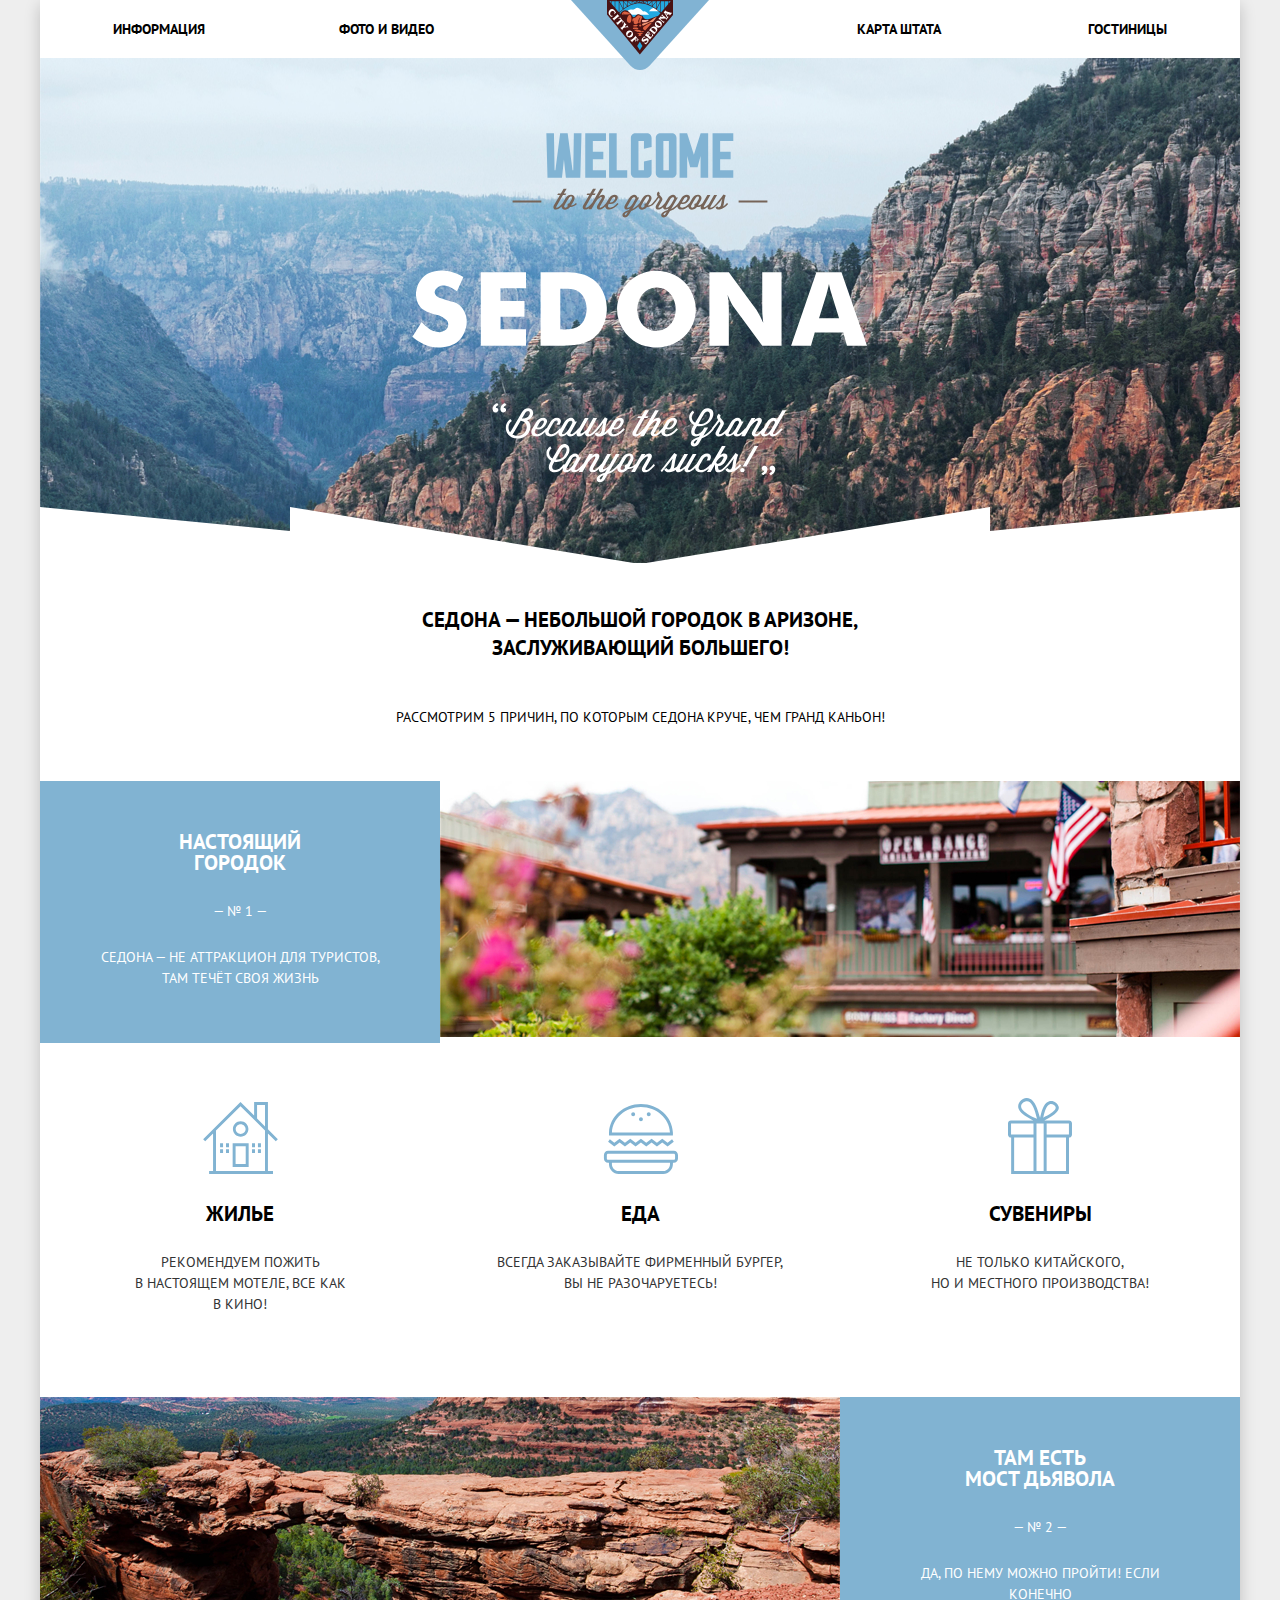
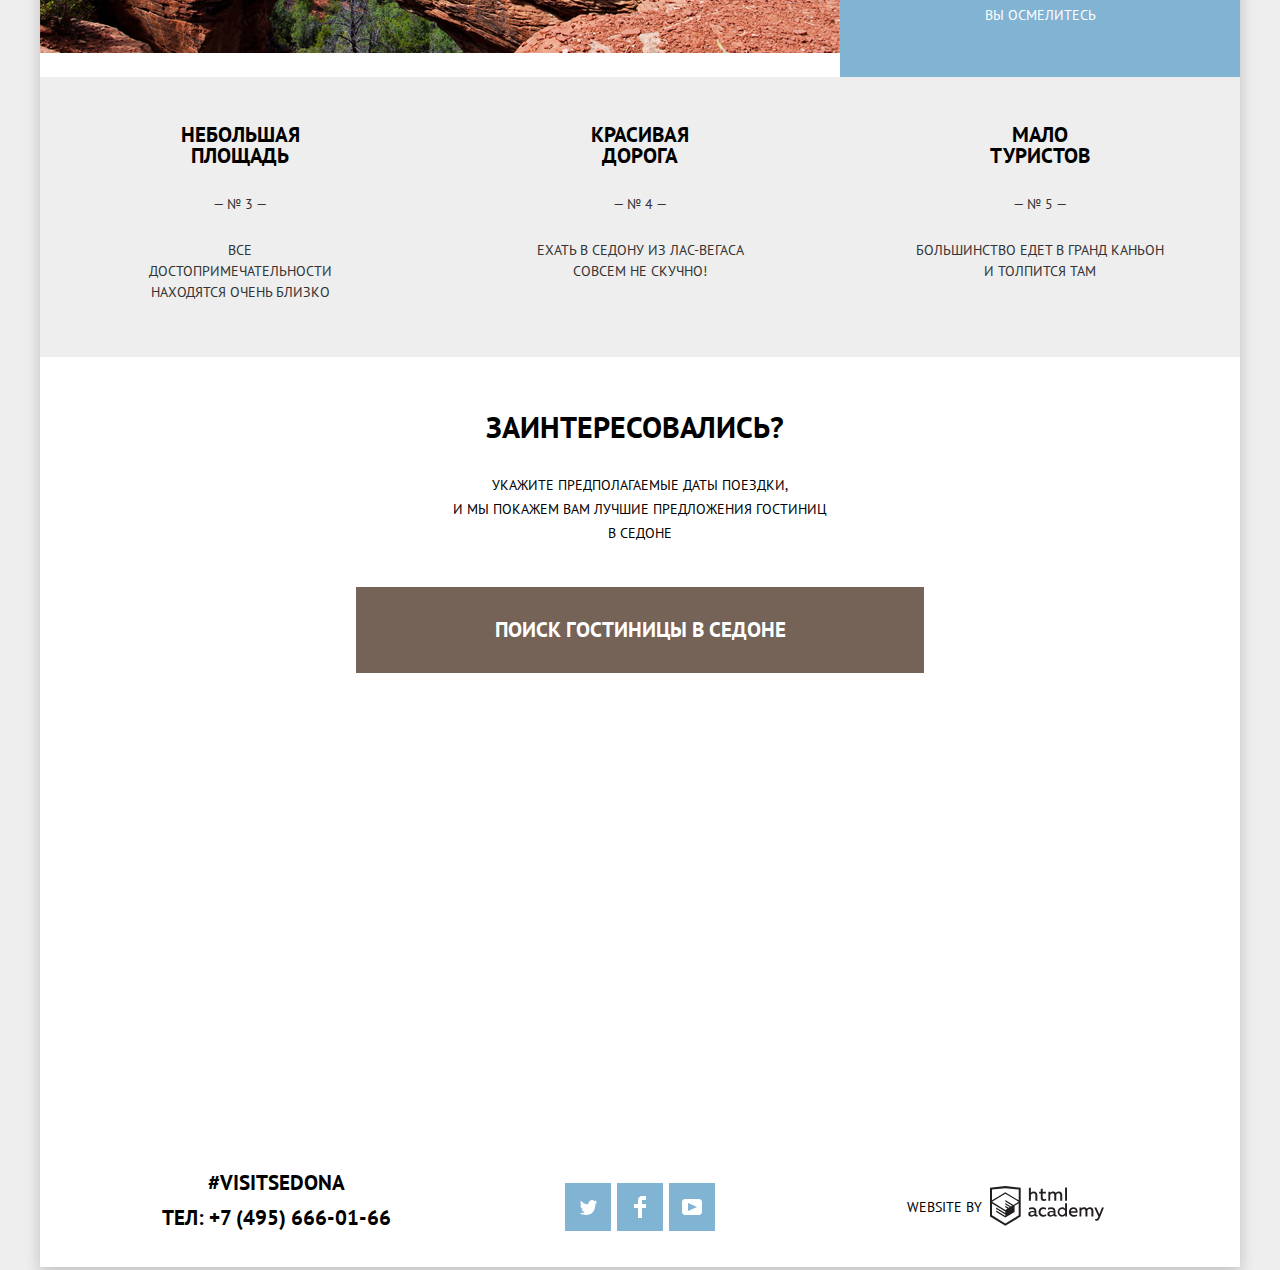
<file: index.html>
<!DOCTYPE html>
<html class="page" lang="ru">
  <head>
    <meta charset="utf-8" />
    <title>HTML&nbsp;Academy: Седона</title>
    <link rel="preconnect" href="https://fonts.gstatic.com" />
    <link
      href="https://fonts.googleapis.com/css2?family=PT+Sans:ital,wght@0,400;0,700;1,400;1,700&display=swap"
      rel="stylesheet"
    />
    <link rel="stylesheet" href="css/normalize.css" />
    <link rel="icon" href="favicon.ico" />
    <link rel="icon" href="img/favicons/icon.svg" type="image/svg+xml" />
    <link rel="apple-touch-icon" href="img/favicons/180.png" />
    <link rel="manifest" href="manifest.webmanifest" />
    <link href="css/style.min.css" rel="stylesheet" />
  </head>
  <body class="page__body">
    <div class="wrapper">
      <header class="main__header">
        <nav class="main__navigation">
          <a href="#" class="main__header__logo">
            <img src="img/logo.svg" width="138" height="70" alt="Логотип" />
          </a>
          <ul class="menu__navigation">
            <li><a href="#">Информация</a></li>
            <li><a href="#">Фото и&nbsp;видео</a></li>
            <li><a href="#">Карта штата</a></li>
            <li><a href="catalog.html">Гостиницы</a></li>
          </ul>
        </nav>
      </header>
      <main class="container">
        <section class="welcome">
          <h1 class="visually-hidden">Добро пожаловать в&nbsp;Седону!</h1>
          <img
            class="welcome-image"
            src="img/welcome.svg"
            width="456"
            height="350"
            alt="Добро пожаловать в Седону!"
          />
        </section>
        <section class="welcome__title">
          <div class="welcome__wrapper">
            <h1>
              Седона&nbsp;&mdash; небольшой городок в&nbsp;Аризоне,
              заслуживающий большего!
            </h1>
            <p>
              Рассмотрим 5&nbsp;причин, по&nbsp;которым Седона круче, чем гранд
              каньон!
            </p>
          </div>
        </section>
        <section class="feature__first">
          <h2 class="visually-hidden">Первое преимущество</h2>
          <div class="feature__info feature__info__first">
            <h3 class="feature__title">Настоящий<br />городок</h3>
            <p class="feature__number">&mdash;&nbsp;&#8470;&nbsp;1 &mdash;</p>
            <p class="feature__text">
              Седона&nbsp;&mdash; не&nbsp;аттракцион для туристов, там течёт
              своя жизнь
            </p>
          </div>
          <div class="feature__image">
            <img
              src="img/real-town.jpg"
              width="800"
              height="256"
              alt="Вид на город"
            />
          </div>
        </section>
        <section class="features__row">
          <h2 class="visually-hidden">Дополнительные преимущества</h2>
          <div class="other__feature__first">
            <h3 class="feature__title feature__title_black">Жилье</h3>
            <p class="feature__text feature__text_black">
              Рекомендуем пожить в&nbsp;настоящем мотеле, все как в&nbsp;кино!
            </p>
          </div>
          <div class="other__feature__second">
            <h3 class="feature__title feature__title_black">Еда</h3>
            <p class="feature__text feature__text_black">
              Всегда заказывайте фирменный бургер,
              вы&nbsp;не&nbsp;разочаруетесь!
            </p>
          </div>
          <div class="other__feature__third">
            <h3 class="feature__title feature__title_black">Сувениры</h3>
            <p class="feature__text feature__text_black">
              Не&nbsp;только китайского, но&nbsp;и&nbsp;местного производства!
            </p>
          </div>
        </section>
        <section class="feature__second">
          <h2 class="visually-hidden">Второе преимущество</h2>
          <div class="feature__image">
            <img
              src="img/bridge.jpg"
              width="800"
              height="256"
              alt="Вид на мост"
            />
          </div>
          <div class="feature__info feature__info__second">
            <h3 class="feature__title">Там есть<br />Мост дьявола</h3>
            <p class="feature__number">&mdash;&nbsp;&#8470;&nbsp;2 &mdash;</p>
            <p class="feature__text">
              Да, по&nbsp;нему можно пройти! Если конечно <br />
              вы&nbsp;осмелитесь
            </p>
          </div>
        </section>
        <section class="features__row">
          <h2 class="visually-hidden">
            Третье, четвертое и&nbsp;пятое преимущества
          </h2>
          <div class="feature__third feature_gray">
            <h3 class="feature__title feature__title_black">
              Небольшая<br />
              площадь
            </h3>
            <p class="feature__number feature__number_black">
              &mdash;&nbsp;&#8470;&nbsp;3 &mdash;
            </p>
            <p class="feature__text feature__text_black">
              Все достопримечательности находятся очень близко
            </p>
          </div>
          <div class="feature__fourth feature_gray">
            <h3 class="feature__title feature__title_black">
              Красивая<br />
              дорога
            </h3>
            <p class="feature__number feature__number_black">
              &mdash;&nbsp;&#8470;&nbsp;4 &mdash;
            </p>
            <p class="feature__text feature__text_black">
              Ехать в&nbsp;седону из&nbsp;лас-вегаса совсем не&nbsp;скучно!
            </p>
          </div>
          <div class="feature__fifth feature_gray">
            <h3 class="feature__title feature__title_black">
              Мало<br />
              туристов
            </h3>
            <p class="feature__number feature__number_black">
              &mdash;&nbsp;&#8470;&nbsp;5 &mdash;
            </p>
            <p class="feature__text feature__text_black">
              Большинство едет в&nbsp;гранд каньон и&nbsp;толпится там
            </p>
          </div>
        </section>
        <section class="search">
          <h2 class="search__title">Заинтересовались?</h2>
          <p class="search__text">
            Укажите предполагаемые даты поездки,<br />и&nbsp;мы&nbsp;покажем вам
            лучшие предложения гостиниц в&nbsp;седоне
          </p>
          <button
            class="search__button modal__button"
            type="button"
            aria-label="Открыть форму поиска гостиницы в Седоне"
          >
            Поиск гостиницы в&nbsp;Седоне
          </button>
        </section>
        <section class="map__section">
          <h2 class="visually-hidden">Интерактивная карта</h2>
          <iframe
            src="https://www.google.com/maps/embed?pb=!1m18!1m12!1m3!1d18516.671179008288!2d-111.76375677789395!3d34.87341195455377!2m3!1f0!2f0!3f0!3m2!1i1024!2i768!4f13.1!3m3!1m2!1s0x872da15809a0dee3%3A0x22ca556fbe412052!2sSedona%20%2F%20Red%20Rock%20Country!5e0!3m2!1sru!2sru!4v1614891641931!5m2!1sru!2sru"
            width="1200"
            height="594"
            style="border: 0"
            allowfullscreen=""
            loading="lazy"
            title="331 Forest Rd, Sedona, AZ 86336, Соединенные Штаты"
          ></iframe>
          <div class="modal">
            <h3 class="visually-hidden">
              Форма поиска гостиницы в&nbsp;Седоне
            </h3>
            <form
              method="get"
              action="https://echo.htmlacademy.ru"
              class="modal__form"
              target="_blank"
            >
              <div class="date">
                <div class="date__row">
                  <label for="arrival-date">Дата заезда: </label>
                  <input
                    class="arrival-date"
                    type="text"
                    value="24 апреля 2017"
                    id="arrival-date"
                    name="arrival-date"
                  />
                  <button
                    class="date__button"
                    type="button"
                    aria-label="Выбрать дату заезда"
                  >
                    <svg
                      aria-hidden="true"
                      focusable="false"
                      width="21"
                      height="23"
                      viewBox="0 0 21 23"
                      fill="none"
                      xmlns="http://www.w3.org/2000/svg"
                    >
                      <path
                        fill-rule="evenodd"
                        clip-rule="evenodd"
                        d="M16.406 3.02498H19.251C20.217 3.02498 21 3.84698 21 4.86198V21.164C21 22.179 20.217 23 19.251 23H1.75C0.784 23 0 22.179 0 21.164V4.86198C0 3.84698 0.784 3.02498 1.75 3.02498H4.593V1.64798C4.593 1.26698 4.887 0.958984 5.25 0.958984C5.612 0.958984 5.906 1.26698 5.906 1.64798V3.02498H9.844V1.64798C9.844 1.26698 10.138 0.958984 10.501 0.958984C10.862 0.958984 11.156 1.26698 11.156 1.64798V3.02498H15.094V1.64798C15.094 1.26698 15.387 0.958984 15.75 0.958984C16.112 0.958984 16.406 1.26698 16.406 1.64798V3.02498ZM19.5646 21.484C19.6466 21.3979 19.691 21.2828 19.688 21.164H19.689V4.86198C19.689 4.60898 19.493 4.40298 19.252 4.40298H16.407V5.78098C16.407 6.16198 16.113 6.46998 15.751 6.46998C15.388 6.46998 15.095 6.16198 15.095 5.78098V4.40298H11.157V5.78098C11.157 6.16198 10.863 6.46998 10.502 6.46998C10.139 6.46998 9.845 6.16198 9.845 5.78098V4.40298H5.907V5.78098C5.907 6.16198 5.613 6.46998 5.251 6.46998C4.888 6.46998 4.594 6.16198 4.594 5.78098V4.40298H1.75C1.50263 4.40953 1.30696 4.61458 1.312 4.86198V21.164C1.30696 21.4114 1.50263 21.6164 1.75 21.623H19.251C19.3698 21.6201 19.4826 21.5701 19.5646 21.484Z"
                        fill="#A9A9A9"
                      />
                      <path
                        fill-rule="evenodd"
                        clip-rule="evenodd"
                        d="M4.59399 9.2251H7.21899V11.2911H4.59399V9.2251ZM4.59399 12.6681H7.21899V14.7351H4.59399V12.6681ZM7.21899 16.1121H4.59399V18.1781H7.21899V16.1121ZM9.18799 16.1121H11.813V18.1781H9.18799V16.1121ZM11.813 12.6681H9.18799V14.7351H11.813V12.6681ZM9.18799 9.2251H11.813V11.2911H9.18799V9.2251ZM16.406 16.1121H13.781V18.1781H16.406V16.1121ZM13.781 12.6681H16.406V14.7351H13.781V12.6681ZM16.406 9.2251H13.781V11.2911H16.406V9.2251Z"
                        fill="#A9A9A9"
                      />
                    </svg>
                  </button>
                </div>
                <div class="date__row">
                  <label for="departure-date">Дата выезда: </label>
                  <input
                    type="text"
                    value="4 июля 2017"
                    id="departure-date"
                    name="departure-date"
                    class="departure-date"
                  />
                  <button
                    class="date__button"
                    type="button"
                    aria-label="Выбрать дату выезда"
                  >
                    <svg
                      aria-hidden="true"
                      focusable="false"
                      width="21"
                      height="23"
                      viewBox="0 0 21 23"
                      fill="none"
                      xmlns="http://www.w3.org/2000/svg"
                    >
                      <path
                        fill-rule="evenodd"
                        clip-rule="evenodd"
                        d="M16.406 3.02498H19.251C20.217 3.02498 21 3.84698 21 4.86198V21.164C21 22.179 20.217 23 19.251 23H1.75C0.784 23 0 22.179 0 21.164V4.86198C0 3.84698 0.784 3.02498 1.75 3.02498H4.593V1.64798C4.593 1.26698 4.887 0.958984 5.25 0.958984C5.612 0.958984 5.906 1.26698 5.906 1.64798V3.02498H9.844V1.64798C9.844 1.26698 10.138 0.958984 10.501 0.958984C10.862 0.958984 11.156 1.26698 11.156 1.64798V3.02498H15.094V1.64798C15.094 1.26698 15.387 0.958984 15.75 0.958984C16.112 0.958984 16.406 1.26698 16.406 1.64798V3.02498ZM19.5646 21.484C19.6466 21.3979 19.691 21.2828 19.688 21.164H19.689V4.86198C19.689 4.60898 19.493 4.40298 19.252 4.40298H16.407V5.78098C16.407 6.16198 16.113 6.46998 15.751 6.46998C15.388 6.46998 15.095 6.16198 15.095 5.78098V4.40298H11.157V5.78098C11.157 6.16198 10.863 6.46998 10.502 6.46998C10.139 6.46998 9.845 6.16198 9.845 5.78098V4.40298H5.907V5.78098C5.907 6.16198 5.613 6.46998 5.251 6.46998C4.888 6.46998 4.594 6.16198 4.594 5.78098V4.40298H1.75C1.50263 4.40953 1.30696 4.61458 1.312 4.86198V21.164C1.30696 21.4114 1.50263 21.6164 1.75 21.623H19.251C19.3698 21.6201 19.4826 21.5701 19.5646 21.484Z"
                        fill="#A9A9A9"
                      />
                      <path
                        fill-rule="evenodd"
                        clip-rule="evenodd"
                        d="M4.59399 9.2251H7.21899V11.2911H4.59399V9.2251ZM4.59399 12.6681H7.21899V14.7351H4.59399V12.6681ZM7.21899 16.1121H4.59399V18.1781H7.21899V16.1121ZM9.18799 16.1121H11.813V18.1781H9.18799V16.1121ZM11.813 12.6681H9.18799V14.7351H11.813V12.6681ZM9.18799 9.2251H11.813V11.2911H9.18799V9.2251ZM16.406 16.1121H13.781V18.1781H16.406V16.1121ZM13.781 12.6681H16.406V14.7351H13.781V12.6681ZM16.406 9.2251H13.781V11.2911H16.406V9.2251Z"
                        fill="#A9A9A9"
                      />
                    </svg>
                  </button>
                </div>
              </div>
              <div class="quantity">
                <label for="quantity-adults">Взрослые: </label>
                <button
                  class="quantity__button"
                  type="button"
                  aria-label="Убавить количество взрослых"
                >
                  <svg
                    aria-hidden="true"
                    focusable="false"
                    width="12"
                    height="3"
                    viewBox="0 0 12 3"
                    fill="none"
                    xmlns="http://www.w3.org/2000/svg"
                  >
                    <rect width="12" height="3" fill="#A9A9A9" />
                  </svg>
                </button>
                <input
                  type="text"
                  value="2"
                  id="quantity-adults"
                  name="quantity-adults"
                  class="quantity-adults"
                />
                <button
                  class="quantity__button"
                  type="button"
                  aria-label="Прибавить количество взрослых"
                >
                  <svg
                    aria-hidden="true"
                    focusable="false"
                    width="11"
                    height="11"
                    viewBox="0 0 11 11"
                    fill="none"
                    xmlns="http://www.w3.org/2000/svg"
                  >
                    <path
                      fill-rule="evenodd"
                      clip-rule="evenodd"
                      d="M4.23086 6.76932V11H6.76932V6.76932H11V4.23086H6.76932V0H4.23085V4.23086H0V6.76932H4.23086Z"
                      fill="#A9A9A9"
                    />
                  </svg>
                </button>
                <label for="quantity-kids">Дети: </label>
                <button
                  class="quantity__button"
                  type="button"
                  aria-label="Убавить количество детей"
                >
                  <svg
                    aria-hidden="true"
                    focusable="false"
                    width="12"
                    height="3"
                    viewBox="0 0 12 3"
                    fill="none"
                    xmlns="http://www.w3.org/2000/svg"
                  >
                    <rect width="12" height="3" fill="#A9A9A9" />
                  </svg>
                </button>
                <input
                  type="text"
                  value="0"
                  id="quantity-kids"
                  name="quantity-kids"
                  class="quantity-kids"
                />
                <button
                  class="quantity__button"
                  type="button"
                  aria-label="Прибавить количество детей"
                >
                  <svg
                    aria-hidden="true"
                    focusable="false"
                    width="11"
                    height="11"
                    viewBox="0 0 11 11"
                    fill="none"
                    xmlns="http://www.w3.org/2000/svg"
                  >
                    <path
                      fill-rule="evenodd"
                      clip-rule="evenodd"
                      d="M4.23086 6.76932V11H6.76932V6.76932H11V4.23086H6.76932V0H4.23085V4.23086H0V6.76932H4.23086Z"
                      fill="#A9A9A9"
                    />
                  </svg>
                </button>
              </div>
              <button
                class="modal__button modal__button-form"
                type="submit"
                aria-label="Найти результат"
              >
                Найти
              </button>
            </form>
          </div>
        </section>
      </main>
      <footer class="page__footer page__footer--index">
        <div class="contacts">
          <span class="contacts__hashtag">#visitsedona</span>
          <p>
            ТЕЛ:
            <a
              class="contacts__phone"
              href="tel:+74956660166"
              aria-label="Номер телефона"
              >+7 (495) 666-01-66</a
            >
          </p>
        </div>
        <div class="social">
          <ul class="social__list">
            <li>
              <a class="social__button" href="#" aria-label="Facebook"
                ><svg
                  aria-hidden="true"
                  focusable="false"
                  width="17"
                  height="16"
                  viewBox="0 0 17 16"
                  fill="none"
                  xmlns="http://www.w3.org/2000/svg"
                >
                  <path
                    d="M10.95 1.14403C12.635 0.648028 13.934 1.41403 14.527 2.32303C15.2 2.09203 15.858 1.84203 16.538 1.61503C16.5249 2.30139 16.2117 2.94755 15.681 3.38303C16.366 3.55303 16.985 2.89203 16.985 2.89203C16.816 3.89203 15.979 4.68003 15.422 4.91603C15.191 11.666 12.247 16.133 5.34498 15.998H4.89898C4.48898 15.998 0.734977 15.538 0.000976562 14.111C2.27198 14.307 3.89398 13.689 4.69398 12.934C3.73398 12.634 2.01498 12.457 1.71498 9.98403C2.06398 10.09 2.27898 10.212 2.90498 10.103C1.70498 9.24703 0.373977 8.53003 0.447977 6.33003C0.732977 6.65803 1.51498 6.86603 1.78798 6.80203C1.08498 6.56103 -0.182023 3.44203 0.893977 1.85003C2.71198 3.70403 4.62898 5.45603 8.04598 5.62303C8.25398 3.33003 9.18298 1.79303 10.95 1.14403Z"
                    fill="white"
                  />
                </svg>
              </a>
            </li>
            <li>
              <a class="social__button" href="#" aria-label="Facebook"
                ><svg
                  aria-hidden="true"
                  focusable="false"
                  width="12"
                  height="22"
                  viewBox="0 0 12 22"
                  fill="none"
                  xmlns="http://www.w3.org/2000/svg"
                >
                  <path
                    d="M12 4V0H8C5.79086 0 4 1.79086 4 4V8H0V12H4V22H8V12H12V8H8V4H12Z"
                    fill="white"
                  />
                </svg>
              </a>
            </li>
            <li>
              <a class="social__button" href="#" aria-label="YouTube"
                ><svg
                  aria-hidden="true"
                  focusable="false"
                  width="20"
                  height="16"
                  viewBox="0 0 20 16"
                  fill="none"
                  xmlns="http://www.w3.org/2000/svg"
                >
                  <path
                    fill-rule="evenodd"
                    clip-rule="evenodd"
                    d="M3 0H17C18.65 0 20 1.35 20 3V13C20 14.65 18.65 16 17 16H3C1.35 16 0 14.65 0 13V3C0 1.35 1.35 0 3 0ZM6.027 4.002V11.998L15.014 8L6.027 4.002Z"
                    fill="white"
                  />
                </svg>
              </a>
            </li>
          </ul>
        </div>
        <div class="academy__link">
          <h3 class="visually-hidden">Сайт разработан: HTML-Academy</h3>
          <span class="academy__text">Website by</span>
          <a
            href="https://htmlacademy.ru/intensive/htmlcss"
            aria-label="Ссылка на сайт HTML-Academy"
          >
            <svg
              aria-hidden="true"
              focusable="false"
              class="academy__logo"
              width="115"
              height="41"
              viewBox="0 0 115 41"
              fill="none"
              xmlns="http://www.w3.org/2000/svg"
            >
              <path
                fill-rule="evenodd"
                clip-rule="evenodd"
                d="M15.5197 1.05737H15.3509L0 2.71895V31.4945L15.3509 40.8382L30.7018 31.4945V2.71895L15.5197 1.05737ZM77.0183 2.62185H75.0876V15.7311H77.0183V2.62185ZM40.8619 2.63264V7.76843C41.6131 6.9864 42.6386 6.5436 43.7105 6.53843C44.6823 6.47908 45.6329 6.84495 46.3253 7.54479C47.0177 8.24462 47.3866 9.21244 47.3399 10.2068V15.7634H45.367V10.4658C45.4231 9.94897 45.2754 9.43059 44.9566 9.02553C44.6377 8.62047 44.174 8.36218 43.6683 8.3079H43.3518C42.3456 8.36979 41.4321 8.9295 40.9041 9.80764V15.7634H38.8995V2.63264H40.8619ZM77.0183 31.4837H75.2775V30.0595C74.4828 31.1353 73.23 31.7538 71.9119 31.7211C69.4751 31.5528 67.5825 29.4822 67.5825 26.9845C67.5825 24.4867 69.4751 22.4162 71.9119 22.2479C73.1195 22.2052 74.2818 22.7203 75.0771 23.6505V18.3205H77.0183V31.4837ZM47.0656 30.0595C47.263 30.0515 47.4583 30.0152 47.6459 29.9516V31.3866C47.2482 31.5404 46.826 31.6172 46.4009 31.6132C45.6482 31.6769 44.9394 31.2429 44.639 30.5342C43.7036 31.31 42.5302 31.7227 41.3261 31.6995C39.733 31.6995 38.256 30.804 38.256 28.9482C38.256 26.65 40.3661 25.9379 42.1702 25.9379C42.9402 25.9505 43.707 26.0408 44.4596 26.2076V25.884C44.4596 24.805 43.6578 23.9742 42.1491 23.9742C41.0585 23.9764 39.9804 24.2116 38.9839 24.6647V22.8305C40.0678 22.451 41.204 22.2506 42.3495 22.2371C44.8394 22.2371 46.3693 23.4455 46.3693 26.1753V29.4121C46.3546 29.5668 46.401 29.721 46.4981 29.8406C46.5951 29.9601 46.7349 30.035 46.8862 30.0487H47.0656V30.0595ZM40.2711 28.8403C40.298 29.229 40.4761 29.5905 40.7655 29.844C41.055 30.0974 41.4317 30.2217 41.8115 30.189H41.9275C42.8819 30.1906 43.7973 29.8022 44.4702 29.11V27.5779C43.842 27.4414 43.2026 27.3655 42.5605 27.3513C41.5055 27.3513 40.2817 27.7074 40.2817 28.8403H40.2711ZM56.0229 22.9384C55.1962 22.4632 54.2596 22.2246 53.3115 22.2479H52.9422C51.7332 22.2873 50.5891 22.8166 49.7619 23.7192C48.9347 24.6218 48.4923 25.8236 48.5321 27.06V27.5024C48.6957 30.0004 50.805 31.8921 53.2482 31.7318C54.2519 31.7555 55.2477 31.5452 56.1601 31.1168V29.2718C55.3769 29.7215 54.4945 29.9591 53.5963 29.9624C52.5199 30.0288 51.4963 29.4793 50.9385 28.5356C50.3806 27.5918 50.3806 26.4095 50.9385 25.4658C51.4963 24.522 52.5199 23.9725 53.5963 24.039C54.461 24.0357 55.3066 24.2989 56.0229 24.7942V22.9384ZM66.1514 30.0595C66.3488 30.0515 66.5441 30.0152 66.7317 29.9516V31.3866C66.334 31.5404 65.9118 31.6172 65.4867 31.6132C64.734 31.6769 64.0252 31.2429 63.7248 30.5342C62.7894 31.31 61.616 31.7227 60.4119 31.6995C58.8188 31.6995 57.3417 30.804 57.3417 28.9482C57.3417 26.65 59.4518 25.9379 61.256 25.9379C62.0259 25.9505 62.7928 26.0408 63.5454 26.2076V25.884C63.5454 24.805 62.7436 23.9742 61.2349 23.9742C60.1443 23.9764 59.0662 24.2116 58.0697 24.6647V22.8305C59.1536 22.451 60.2897 22.2506 61.4353 22.2371C63.9252 22.2371 65.455 23.4455 65.455 26.1753V29.4121C65.4404 29.5668 65.4868 29.721 65.5838 29.8406C65.6809 29.9601 65.8207 30.035 65.972 30.0487H66.1514V30.0595ZM59.855 29.8481C59.5632 29.5943 59.3837 29.2311 59.3569 28.8403H59.378C59.378 27.7074 60.5385 27.3513 61.6569 27.3513C62.299 27.3655 62.9383 27.4414 63.5665 27.5779V29.11C62.8937 29.8022 61.9782 30.1906 61.0239 30.189H60.9078C60.5263 30.2247 60.1469 30.1019 59.855 29.8481ZM69.3271 26.9305C69.3271 25.2859 70.6308 23.9526 72.239 23.9526L72.2601 24.0066C73.4742 24.0066 74.5742 24.7382 75.0665 25.8732V28.0311C74.5856 29.1871 73.4673 29.9296 72.239 29.9084C70.6308 29.9084 69.3271 28.5752 69.3271 26.9305ZM83.3486 22.2479C86.8408 22.2479 88.0541 25.1395 87.4844 27.7397H80.922C81.1436 29.3582 82.6839 30.0163 84.2876 30.0163C85.2509 30.0196 86.2027 29.8021 87.0729 29.3797V31.1061C86.0736 31.5421 84.9939 31.7519 83.9078 31.7211C81.2385 31.7211 78.8963 30.189 78.8963 26.9521C78.8362 25.7502 79.2482 24.5736 80.0408 23.6841C80.8334 22.7945 81.9408 22.2658 83.1165 22.2155H83.3486V22.2479ZM80.8693 26.1753C80.9704 24.8237 82.1216 23.8104 83.4436 23.9095H83.4858C84.1064 23.8531 84.7196 24.08 85.1612 24.5295C85.6028 24.979 85.8275 25.6051 85.7752 26.24H80.8693V26.1753ZM89.489 31.4621V22.4961H91.2298V23.575C91.9777 22.7197 93.041 22.2229 94.1628 22.2047C95.2951 22.1328 96.3712 22.7163 96.9482 23.7153C97.7407 22.8335 98.8477 22.3161 100.018 22.2803C100.952 22.2327 101.859 22.6011 102.507 23.2901C103.154 23.9792 103.478 24.9213 103.394 25.8732V31.4837H101.39V25.9271C101.437 25.4734 101.306 25.0191 101.024 24.6647C100.743 24.3104 100.336 24.0852 99.8917 24.039H99.6174C98.7512 24.0941 97.9525 24.536 97.4335 25.2474V31.4837H95.4289V25.9271C95.4728 25.47 95.3357 25.0139 95.0481 24.6611C94.7606 24.3082 94.3467 24.088 93.8991 24.0497H93.6881C92.7466 24.1344 91.8915 24.6449 91.3564 25.4416V31.5161H89.5312L89.489 31.4621ZM113.977 22.4745H111.972L109.324 29.2718L106.306 22.4853H104.196L108.417 31.5484L108.237 32.0016C107.72 33.3611 107.003 34.0516 106.053 34.0516C105.75 34.0548 105.447 34.0112 105.156 33.9221V35.6161C105.536 35.7125 105.926 35.7632 106.317 35.7671C107.646 35.7671 108.902 35.0226 109.851 32.6813L113.977 22.4745ZM52.689 6.78658V3.54974L50.7266 4.01369V6.73264H49.144V8.49132H50.7899V12.9905C50.7231 13.817 51.0244 14.6301 51.61 15.2038C52.1955 15.7775 53.0028 16.0505 53.8073 15.9468C54.5996 15.9535 55.3875 15.8259 56.139 15.5692V13.8429C55.5727 14.0781 54.9672 14.199 54.356 14.199C53.2165 14.199 52.689 13.8105 52.689 12.6237V8.5129H55.8541V6.78658H52.689ZM58.3862 15.7526V6.75421H60.1376V7.83316C60.8811 6.97655 61.9403 6.476 63.0601 6.45211C64.1624 6.38099 65.2146 6.93142 65.8032 7.88711C66.5958 7.00534 67.7028 6.48794 68.8734 6.45211C69.8138 6.41462 70.7233 6.79859 71.364 7.50353C72.0046 8.20846 72.3126 9.16418 72.2073 10.1205V15.7418H70.2028V10.1853C70.2499 9.73151 70.1184 9.27721 69.8373 8.92287C69.5561 8.56853 69.1485 8.34334 68.7046 8.29711H68.4619C67.5957 8.35228 66.797 8.7942 66.278 9.50553V15.7418H64.2734V10.1853C64.3206 9.73151 64.1891 9.27721 63.9079 8.92287C63.6268 8.56853 63.2191 8.34334 62.7752 8.29711H62.5326C61.5911 8.38181 60.736 8.89229 60.2009 9.68895V15.7634H58.3862V15.7526ZM28.6972 30.3033L28.7078 30.2968L28.6972 30.3184V30.3033ZM28.6972 18.3205V30.3033L15.3509 38.4321L2.00459 30.3184V18.5147L15.2876 26.6068V28.0311L6.18257 22.5284V23.9418L15.3404 29.5632V31.0629L6.19312 25.4955V26.9521L15.3509 32.5734L24.5826 26.9197V20.8129L28.6972 18.3205ZM28.7078 16.7776L25.0362 18.9355L23.3482 20.0145L15.3087 15.0837V16.4971L22.156 20.7266L22.0083 20.8237L20.9532 21.4063L15.2876 17.9537V19.3995L19.761 22.1184L18.706 22.8413L15.3298 20.7913V22.2047L17.5454 23.5426L15.2982 24.9021L2.11009 16.864L15.3087 8.72869L28.7078 16.7776ZM15.2876 7.27211L28.7078 15.3534V4.56395L15.3615 3.12895L2.01514 4.56395V15.3534L15.2876 7.27211Z"
                fill="#231F20"
              />
            </svg>
          </a>
        </div>
      </footer>
    </div>
    <script src="js/modal.min.js"></script>
  </body>
</html>
</file>
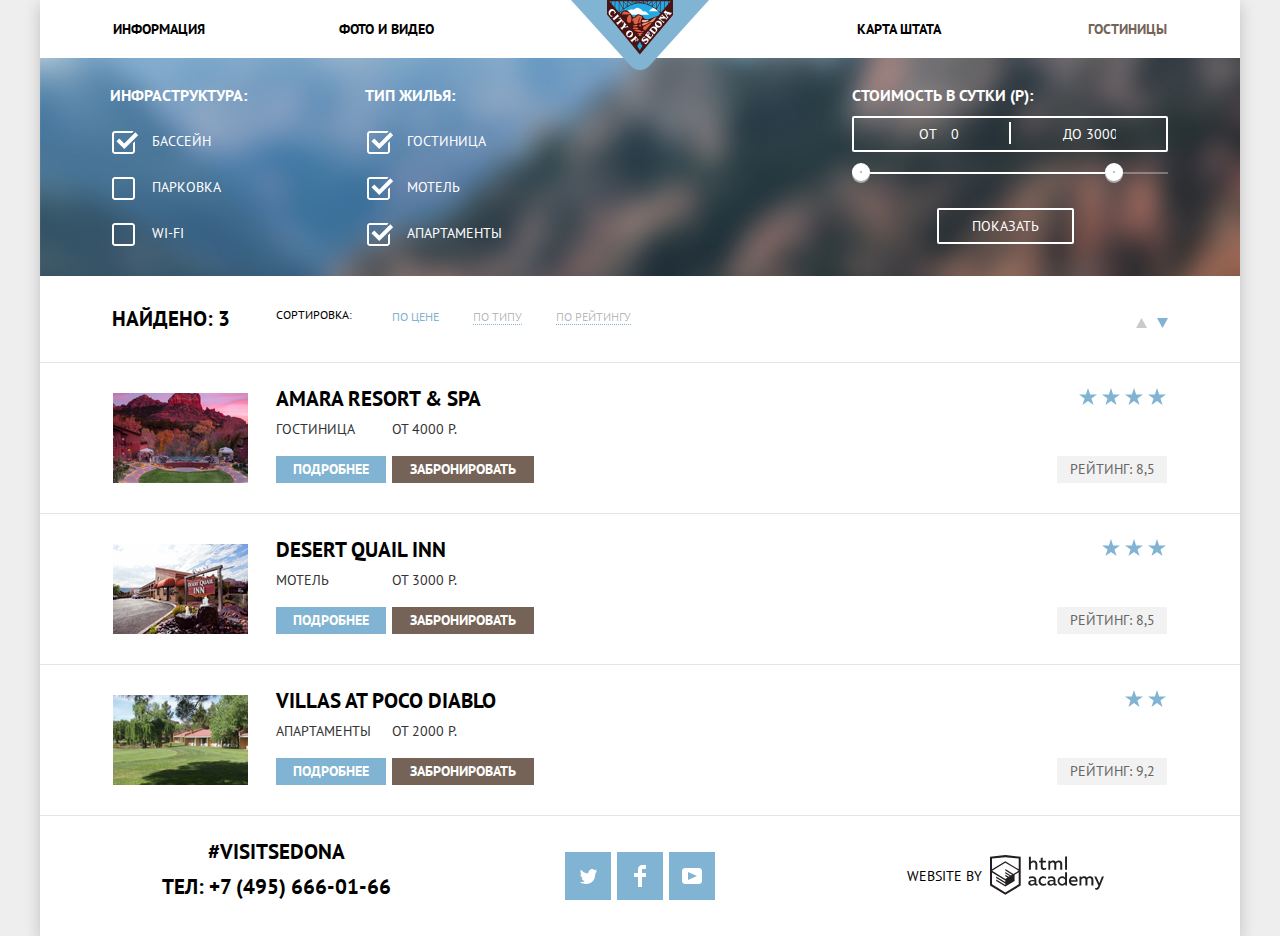
<file: Catalog.html>
<!DOCTYPE html>
<html class="page" lang="ru">
  <head>
    <meta charset="utf-8" />
    <title>HTML&nbsp;Academy: Седона</title>
    <link rel="preconnect" href="https://fonts.gstatic.com" />
    <link
      href="https://fonts.googleapis.com/css2?family=PT+Sans:ital,wght@0,400;0,700;1,400;1,700&display=swap"
      rel="stylesheet"
    />
    <link rel="stylesheet" href="css/normalize.css" />
    <link rel="icon" href="favicon.ico" />
    <link rel="icon" href="img/favicons/icon.svg" type="image/svg+xml" />
    <link rel="apple-touch-icon" href="img/favicons/180.png" />
    <link rel="manifest" href="manifest.webmanifest" />
    <link href="css/style.min.css" rel="stylesheet" />
  </head>
  <body class="page__body">
    <div class="wrapper">
      <header class="main__header">
        <nav class="main__navigation">
          <a href="index.html" class="main__header__logo">
            <img src="img/logo.svg" width="138" height="70" alt="Логотип" />
          </a>
          <ul class="menu__navigation">
            <li><a href="#">Информация</a></li>
            <li><a href="#">Фото и&nbsp;видео</a></li>
            <li><a href="#">Карта штата</a></li>
            <li class="active"><a href="#">Гостиницы</a></li>
          </ul>
        </nav>
      </header>
      <main class="page__catalog">
        <section class="options">
          <h2 class="visually-hidden">Выбор опций и&nbsp;стоимости жилья</h2>
          <form
            class="options__form"
            method="get"
            action="https://echo.htmlacademy.ru"
            target="_blank"
          >
            <fieldset class="option__fieldset checkbox__column">
              <legend class="option__legend">Инфраструктура:</legend>
              <ul class="option__list">
                <li class="option__checkbox">
                  <input
                    class="visually-hidden option__checkbox__input"
                    type="checkbox"
                    name="pool"
                    id="filter-of-pool"
                    checked
                  />
                  <label for="filter-of-pool">Бассейн</label>
                </li>
                <li class="option__checkbox">
                  <input
                    class="visually-hidden option__checkbox__input"
                    type="checkbox"
                    name="parking"
                    id="filter-of-parking"
                  />
                  <label for="filter-of-parking">Парковка</label>
                </li>
                <li class="option__checkbox">
                  <input
                    class="visually-hidden option__checkbox__input"
                    type="checkbox"
                    name="wi-fi"
                    id="filter-of-wi-fi"
                  />
                  <label for="filter-of-wi-fi">Wi-Fi</label>
                </li>
              </ul>
            </fieldset>
            <fieldset class="option__fieldset checkbox__column">
              <legend class="option__legend">Тип жилья:</legend>
              <ul class="option__list">
                <li class="option__checkbox">
                  <input
                    class="visually-hidden option__checkbox__input"
                    type="checkbox"
                    name="hotel"
                    id="filter-of-hotel"
                    checked
                  />
                  <label for="filter-of-hotel">Гостиница</label>
                </li>
                <li class="option__checkbox">
                  <input
                    class="visually-hidden option__checkbox__input"
                    type="checkbox"
                    name="motel"
                    id="filter-of-motel"
                    checked
                  />
                  <label for="filter-of-motel">Мотель</label>
                </li>
                <li class="option__checkbox">
                  <input
                    class="visually-hidden option__checkbox__input"
                    type="checkbox"
                    name="apartments"
                    id="filter-of-apartments"
                    checked
                  />
                  <label for="filter-of-apartments">Апартаменты</label>
                </li>
              </ul>
            </fieldset>
            <fieldset class="option__fieldset price__column">
              <legend class="option__legend">
                Стоимость в&nbsp;сутки (Р):
              </legend>
              <div class="price__range">
                <div class="price__controls">
                  <label class="price__label" for="min-price">
                    Oт
                    <input
                      type="text"
                      id="min-price"
                      name="min-price"
                      value="0"
                    />
                  </label>
                  <label class="price__label" for="max-price">
                    До
                    <input
                      type="text"
                      id="max-price"
                      name="max-price"
                      value="3000"
                    />
                  </label>
                </div>
                <div class="range__controls">
                  <div class="scale">
                    <div class="bar" style="width: 80%; margin-left: 0"></div>
                  </div>
                  <div class="toggle toggle__min" tabindex="0" style="left: 0%">
                    <span class="visually-hidden"
                      >Выбрать минимальную стоимость</span
                    >
                  </div>
                  <div
                    class="toggle toggle__max"
                    tabindex="0"
                    style="left: 80%"
                  >
                    <span class="visually-hidden"
                      >Выбрать максимальную стоимость</span
                    >
                  </div>
                </div>
              </div>
              <button class="price__button" type="submit">Показать</button>
            </fieldset>
          </form>
        </section>
        <section class="filter">
          <h2 class="visually-hidden">Фильтр для поиска жилья</h2>
          <div class="filter__result">
            <span>Найдено: 3</span>
          </div>
          <div class="filter__sort">
            <span>Сортировка:</span>
            <ul class="filter__list">
              <li>
                <a class="filter__type filter__type_active" href="#"
                  >По&nbsp;цене</a
                >
              </li>
              <li>
                <a class="filter__type" href="#">По&nbsp;типу</a>
              </li>
              <li>
                <a class="filter__type" href="#">По&nbsp;рейтингу</a>
              </li>
            </ul>
          </div>
          <div class="filter__controls">
            <a class="filter__control" href="#">
              <svg
                aria-hidden="true"
                focusable="false"
                width="11"
                height="10"
                viewBox="0 0 11 10"
                fill="none"
                aria-label="Свернуть фильтр"
                xmlns="http://www.w3.org/2000/svg"
              >
                <path d="M5.5 0L0 10H11L5.5 0Z" fill="#CACACA" />
              </svg>
            </a>
            <a class="filter__control filter__control_active" href="#">
              <svg
                aria-hidden="true"
                focusable="false"
                width="11"
                height="10"
                viewBox="0 0 11 10"
                fill="none"
                aria-label="Развернуть фильтр"
                xmlns="http://www.w3.org/2000/svg"
              >
                <path d="M5.5 10L0 0H11" fill="#81B3D2" />
              </svg>
            </a>
          </div>
        </section>
        <section class="catalog">
          <h2 class="visually-hidden">Каталог гостиниц</h2>
          <div class="item__row">
            <div class="item__image">
              <img
                src="img/hotel-1.jpg"
                width="135"
                height="90"
                alt="Изображение гостиницы на фоне горы в лучах алого заката и зеленой лужайкой перед ней"
              />
            </div>
            <div class="item__info">
              <h3 class="item__title">
                <a href="#">Amara Resort &amp;&nbsp;Spa</a>
              </h3>
              <div class="item__columns">
                <div class="item__type-details">
                  <span class="item__type">Гостиница</span>
                  <a class="item__details" href="#">Подробнее</a>
                </div>
                <div class="item__price-booking">
                  <span class="item__price">От&nbsp;4000&nbsp;Р.</span>
                  <a class="item__booking" href="#">Забронировать</a>
                </div>
              </div>
            </div>
            <div class="item__rating">
              <div class="item__stars">
                <svg
                  aria-hidden="true"
                  focusable="false"
                  width="19"
                  height="17"
                  viewBox="0 0 19 17"
                  fill="none"
                  xmlns="http://www.w3.org/2000/svg"
                >
                  <path
                    d="M9.002 0L11.128 6.494H18.005L12.441 10.506L14.566 17L9.002 12.987L3.438 17L5.564 10.506L0 6.494H6.878L9.002 0Z"
                    fill="#81B3D2"
                  />
                </svg>
                <svg
                  aria-hidden="true"
                  focusable="false"
                  width="19"
                  height="17"
                  viewBox="0 0 19 17"
                  fill="none"
                  xmlns="http://www.w3.org/2000/svg"
                >
                  <path
                    d="M9.002 0L11.128 6.494H18.005L12.441 10.506L14.566 17L9.002 12.987L3.438 17L5.564 10.506L0 6.494H6.878L9.002 0Z"
                    fill="#81B3D2"
                  />
                </svg>
                <svg
                  aria-hidden="true"
                  focusable="false"
                  width="19"
                  height="17"
                  viewBox="0 0 19 17"
                  fill="none"
                  xmlns="http://www.w3.org/2000/svg"
                >
                  <path
                    d="M9.002 0L11.128 6.494H18.005L12.441 10.506L14.566 17L9.002 12.987L3.438 17L5.564 10.506L0 6.494H6.878L9.002 0Z"
                    fill="#81B3D2"
                  />
                </svg>
                <svg
                  aria-hidden="true"
                  focusable="false"
                  width="19"
                  height="17"
                  viewBox="0 0 19 17"
                  fill="none"
                  xmlns="http://www.w3.org/2000/svg"
                >
                  <path
                    d="M9.002 0L11.128 6.494H18.005L12.441 10.506L14.566 17L9.002 12.987L3.438 17L5.564 10.506L0 6.494H6.878L9.002 0Z"
                    fill="#81B3D2"
                  />
                </svg>
              </div>
              <div class="item__score">
                <span>Рейтинг: 8,5</span>
              </div>
            </div>
          </div>
          <div class="item__row">
            <div class="item__image">
              <img
                src="img/hotel-2.jpg"
                width="135"
                height="90"
                alt="Изображение мотеля: желтое здание у дороги с вывеской"
              />
            </div>
            <div class="item__info">
              <h3 class="item__title">
                <a href="#">Desert Quail Inn</a>
              </h3>
              <div class="item__columns">
                <div class="item__type-details">
                  <span class="item__type">Мотель</span>
                  <a class="item__details" href="#">Подробнее</a>
                </div>
                <div class="item__price-booking">
                  <span class="item__price">От&nbsp;3000&nbsp;Р.</span>
                  <a class="item__booking" href="#">Забронировать</a>
                </div>
              </div>
            </div>
            <div class="item__rating">
              <div class="item__stars">
                <svg
                  aria-hidden="true"
                  focusable="false"
                  width="19"
                  height="17"
                  viewBox="0 0 19 17"
                  fill="none"
                  xmlns="http://www.w3.org/2000/svg"
                >
                  <path
                    d="M9.002 0L11.128 6.494H18.005L12.441 10.506L14.566 17L9.002 12.987L3.438 17L5.564 10.506L0 6.494H6.878L9.002 0Z"
                    fill="#81B3D2"
                  />
                </svg>
                <svg
                  aria-hidden="true"
                  focusable="false"
                  width="19"
                  height="17"
                  viewBox="0 0 19 17"
                  fill="none"
                  xmlns="http://www.w3.org/2000/svg"
                >
                  <path
                    d="M9.002 0L11.128 6.494H18.005L12.441 10.506L14.566 17L9.002 12.987L3.438 17L5.564 10.506L0 6.494H6.878L9.002 0Z"
                    fill="#81B3D2"
                  />
                </svg>
                <svg
                  aria-hidden="true"
                  focusable="false"
                  width="19"
                  height="17"
                  viewBox="0 0 19 17"
                  fill="none"
                  xmlns="http://www.w3.org/2000/svg"
                >
                  <path
                    d="M9.002 0L11.128 6.494H18.005L12.441 10.506L14.566 17L9.002 12.987L3.438 17L5.564 10.506L0 6.494H6.878L9.002 0Z"
                    fill="#81B3D2"
                  />
                </svg>
              </div>
              <div class="item__score">
                <span>Рейтинг: 8,5</span>
              </div>
            </div>
          </div>
          <div class="item__row">
            <div class="item__image">
              <img
                src="img/hotel-3.jpg"
                width="135"
                height="90"
                alt="Изображение маленького домика рядом с деревьями на зеленой полянке"
              />
            </div>
            <div class="item__info">
              <h3 class="item__title">
                <a href="#">Villas at&nbsp;Poco Diablo</a>
              </h3>
              <div class="item__columns">
                <div class="item__type-details">
                  <span class="item__type">Апартаменты</span>
                  <a class="item__details" href="#">Подробнее</a>
                </div>
                <div class="item__price-booking">
                  <span class="item__price">От&nbsp;2000&nbsp;Р.</span>
                  <a class="item__booking" href="#">Забронировать</a>
                </div>
              </div>
            </div>
            <div class="item__rating">
              <div class="item__stars">
                <svg
                  aria-hidden="true"
                  focusable="false"
                  width="19"
                  height="17"
                  viewBox="0 0 19 17"
                  fill="none"
                  xmlns="http://www.w3.org/2000/svg"
                >
                  <path
                    d="M9.002 0L11.128 6.494H18.005L12.441 10.506L14.566 17L9.002 12.987L3.438 17L5.564 10.506L0 6.494H6.878L9.002 0Z"
                    fill="#81B3D2"
                  />
                </svg>
                <svg
                  aria-hidden="true"
                  focusable="false"
                  width="19"
                  height="17"
                  viewBox="0 0 19 17"
                  fill="none"
                  xmlns="http://www.w3.org/2000/svg"
                >
                  <path
                    d="M9.002 0L11.128 6.494H18.005L12.441 10.506L14.566 17L9.002 12.987L3.438 17L5.564 10.506L0 6.494H6.878L9.002 0Z"
                    fill="#81B3D2"
                  />
                </svg>
              </div>
              <div class="item__score">
                <span>Рейтинг: 9,2</span>
              </div>
            </div>
          </div>
        </section>
      </main>
      <footer class="page__footer">
        <div class="contacts">
          <span class="contacts__hashtag">#visitsedona</span>
          <p>
            ТЕЛ:
            <a
              class="contacts__phone"
              href="tel:+74956660166"
              aria-label="Номер телефона"
              >+7 (495) 666-01-66</a
            >
          </p>
        </div>
        <div class="social">
          <ul class="social__list">
            <li>
              <a class="social__button" href="#" aria-label="Facebook"
                ><svg
                  aria-hidden="true"
                  focusable="false"
                  width="17"
                  height="16"
                  viewBox="0 0 17 16"
                  fill="none"
                  xmlns="http://www.w3.org/2000/svg"
                >
                  <path
                    d="M10.95 1.14403C12.635 0.648028 13.934 1.41403 14.527 2.32303C15.2 2.09203 15.858 1.84203 16.538 1.61503C16.5249 2.30139 16.2117 2.94755 15.681 3.38303C16.366 3.55303 16.985 2.89203 16.985 2.89203C16.816 3.89203 15.979 4.68003 15.422 4.91603C15.191 11.666 12.247 16.133 5.34498 15.998H4.89898C4.48898 15.998 0.734977 15.538 0.000976562 14.111C2.27198 14.307 3.89398 13.689 4.69398 12.934C3.73398 12.634 2.01498 12.457 1.71498 9.98403C2.06398 10.09 2.27898 10.212 2.90498 10.103C1.70498 9.24703 0.373977 8.53003 0.447977 6.33003C0.732977 6.65803 1.51498 6.86603 1.78798 6.80203C1.08498 6.56103 -0.182023 3.44203 0.893977 1.85003C2.71198 3.70403 4.62898 5.45603 8.04598 5.62303C8.25398 3.33003 9.18298 1.79303 10.95 1.14403Z"
                    fill="white"
                  />
                </svg>
              </a>
            </li>
            <li>
              <a class="social__button" href="#" aria-label="Facebook"
                ><svg
                  aria-hidden="true"
                  focusable="false"
                  width="12"
                  height="22"
                  viewBox="0 0 12 22"
                  fill="none"
                  xmlns="http://www.w3.org/2000/svg"
                >
                  <path
                    d="M12 4V0H8C5.79086 0 4 1.79086 4 4V8H0V12H4V22H8V12H12V8H8V4H12Z"
                    fill="white"
                  />
                </svg>
              </a>
            </li>
            <li>
              <a class="social__button" href="#" aria-label="YouTube"
                ><svg
                  aria-hidden="true"
                  focusable="false"
                  width="20"
                  height="16"
                  viewBox="0 0 20 16"
                  fill="none"
                  xmlns="http://www.w3.org/2000/svg"
                >
                  <path
                    fill-rule="evenodd"
                    clip-rule="evenodd"
                    d="M3 0H17C18.65 0 20 1.35 20 3V13C20 14.65 18.65 16 17 16H3C1.35 16 0 14.65 0 13V3C0 1.35 1.35 0 3 0ZM6.027 4.002V11.998L15.014 8L6.027 4.002Z"
                    fill="white"
                  />
                </svg>
              </a>
            </li>
          </ul>
        </div>
        <div class="academy__link">
          <h3 class="visually-hidden">Сайт разработан: HTML-Academy</h3>
          <span class="academy__text">Website by</span>
          <a
            href="https://htmlacademy.ru/intensive/htmlcss"
            aria-label="Ссылка на сайт HTML-Academy"
          >
            <svg
              aria-hidden="true"
              focusable="false"
              class="academy__logo"
              width="115"
              height="41"
              viewBox="0 0 115 41"
              fill="none"
              xmlns="http://www.w3.org/2000/svg"
            >
              <path
                fill-rule="evenodd"
                clip-rule="evenodd"
                d="M15.5197 1.05737H15.3509L0 2.71895V31.4945L15.3509 40.8382L30.7018 31.4945V2.71895L15.5197 1.05737ZM77.0183 2.62185H75.0876V15.7311H77.0183V2.62185ZM40.8619 2.63264V7.76843C41.6131 6.9864 42.6386 6.5436 43.7105 6.53843C44.6823 6.47908 45.6329 6.84495 46.3253 7.54479C47.0177 8.24462 47.3866 9.21244 47.3399 10.2068V15.7634H45.367V10.4658C45.4231 9.94897 45.2754 9.43059 44.9566 9.02553C44.6377 8.62047 44.174 8.36218 43.6683 8.3079H43.3518C42.3456 8.36979 41.4321 8.9295 40.9041 9.80764V15.7634H38.8995V2.63264H40.8619ZM77.0183 31.4837H75.2775V30.0595C74.4828 31.1353 73.23 31.7538 71.9119 31.7211C69.4751 31.5528 67.5825 29.4822 67.5825 26.9845C67.5825 24.4867 69.4751 22.4162 71.9119 22.2479C73.1195 22.2052 74.2818 22.7203 75.0771 23.6505V18.3205H77.0183V31.4837ZM47.0656 30.0595C47.263 30.0515 47.4583 30.0152 47.6459 29.9516V31.3866C47.2482 31.5404 46.826 31.6172 46.4009 31.6132C45.6482 31.6769 44.9394 31.2429 44.639 30.5342C43.7036 31.31 42.5302 31.7227 41.3261 31.6995C39.733 31.6995 38.256 30.804 38.256 28.9482C38.256 26.65 40.3661 25.9379 42.1702 25.9379C42.9402 25.9505 43.707 26.0408 44.4596 26.2076V25.884C44.4596 24.805 43.6578 23.9742 42.1491 23.9742C41.0585 23.9764 39.9804 24.2116 38.9839 24.6647V22.8305C40.0678 22.451 41.204 22.2506 42.3495 22.2371C44.8394 22.2371 46.3693 23.4455 46.3693 26.1753V29.4121C46.3546 29.5668 46.401 29.721 46.4981 29.8406C46.5951 29.9601 46.7349 30.035 46.8862 30.0487H47.0656V30.0595ZM40.2711 28.8403C40.298 29.229 40.4761 29.5905 40.7655 29.844C41.055 30.0974 41.4317 30.2217 41.8115 30.189H41.9275C42.8819 30.1906 43.7973 29.8022 44.4702 29.11V27.5779C43.842 27.4414 43.2026 27.3655 42.5605 27.3513C41.5055 27.3513 40.2817 27.7074 40.2817 28.8403H40.2711ZM56.0229 22.9384C55.1962 22.4632 54.2596 22.2246 53.3115 22.2479H52.9422C51.7332 22.2873 50.5891 22.8166 49.7619 23.7192C48.9347 24.6218 48.4923 25.8236 48.5321 27.06V27.5024C48.6957 30.0004 50.805 31.8921 53.2482 31.7318C54.2519 31.7555 55.2477 31.5452 56.1601 31.1168V29.2718C55.3769 29.7215 54.4945 29.9591 53.5963 29.9624C52.5199 30.0288 51.4963 29.4793 50.9385 28.5356C50.3806 27.5918 50.3806 26.4095 50.9385 25.4658C51.4963 24.522 52.5199 23.9725 53.5963 24.039C54.461 24.0357 55.3066 24.2989 56.0229 24.7942V22.9384ZM66.1514 30.0595C66.3488 30.0515 66.5441 30.0152 66.7317 29.9516V31.3866C66.334 31.5404 65.9118 31.6172 65.4867 31.6132C64.734 31.6769 64.0252 31.2429 63.7248 30.5342C62.7894 31.31 61.616 31.7227 60.4119 31.6995C58.8188 31.6995 57.3417 30.804 57.3417 28.9482C57.3417 26.65 59.4518 25.9379 61.256 25.9379C62.0259 25.9505 62.7928 26.0408 63.5454 26.2076V25.884C63.5454 24.805 62.7436 23.9742 61.2349 23.9742C60.1443 23.9764 59.0662 24.2116 58.0697 24.6647V22.8305C59.1536 22.451 60.2897 22.2506 61.4353 22.2371C63.9252 22.2371 65.455 23.4455 65.455 26.1753V29.4121C65.4404 29.5668 65.4868 29.721 65.5838 29.8406C65.6809 29.9601 65.8207 30.035 65.972 30.0487H66.1514V30.0595ZM59.855 29.8481C59.5632 29.5943 59.3837 29.2311 59.3569 28.8403H59.378C59.378 27.7074 60.5385 27.3513 61.6569 27.3513C62.299 27.3655 62.9383 27.4414 63.5665 27.5779V29.11C62.8937 29.8022 61.9782 30.1906 61.0239 30.189H60.9078C60.5263 30.2247 60.1469 30.1019 59.855 29.8481ZM69.3271 26.9305C69.3271 25.2859 70.6308 23.9526 72.239 23.9526L72.2601 24.0066C73.4742 24.0066 74.5742 24.7382 75.0665 25.8732V28.0311C74.5856 29.1871 73.4673 29.9296 72.239 29.9084C70.6308 29.9084 69.3271 28.5752 69.3271 26.9305ZM83.3486 22.2479C86.8408 22.2479 88.0541 25.1395 87.4844 27.7397H80.922C81.1436 29.3582 82.6839 30.0163 84.2876 30.0163C85.2509 30.0196 86.2027 29.8021 87.0729 29.3797V31.1061C86.0736 31.5421 84.9939 31.7519 83.9078 31.7211C81.2385 31.7211 78.8963 30.189 78.8963 26.9521C78.8362 25.7502 79.2482 24.5736 80.0408 23.6841C80.8334 22.7945 81.9408 22.2658 83.1165 22.2155H83.3486V22.2479ZM80.8693 26.1753C80.9704 24.8237 82.1216 23.8104 83.4436 23.9095H83.4858C84.1064 23.8531 84.7196 24.08 85.1612 24.5295C85.6028 24.979 85.8275 25.6051 85.7752 26.24H80.8693V26.1753ZM89.489 31.4621V22.4961H91.2298V23.575C91.9777 22.7197 93.041 22.2229 94.1628 22.2047C95.2951 22.1328 96.3712 22.7163 96.9482 23.7153C97.7407 22.8335 98.8477 22.3161 100.018 22.2803C100.952 22.2327 101.859 22.6011 102.507 23.2901C103.154 23.9792 103.478 24.9213 103.394 25.8732V31.4837H101.39V25.9271C101.437 25.4734 101.306 25.0191 101.024 24.6647C100.743 24.3104 100.336 24.0852 99.8917 24.039H99.6174C98.7512 24.0941 97.9525 24.536 97.4335 25.2474V31.4837H95.4289V25.9271C95.4728 25.47 95.3357 25.0139 95.0481 24.6611C94.7606 24.3082 94.3467 24.088 93.8991 24.0497H93.6881C92.7466 24.1344 91.8915 24.6449 91.3564 25.4416V31.5161H89.5312L89.489 31.4621ZM113.977 22.4745H111.972L109.324 29.2718L106.306 22.4853H104.196L108.417 31.5484L108.237 32.0016C107.72 33.3611 107.003 34.0516 106.053 34.0516C105.75 34.0548 105.447 34.0112 105.156 33.9221V35.6161C105.536 35.7125 105.926 35.7632 106.317 35.7671C107.646 35.7671 108.902 35.0226 109.851 32.6813L113.977 22.4745ZM52.689 6.78658V3.54974L50.7266 4.01369V6.73264H49.144V8.49132H50.7899V12.9905C50.7231 13.817 51.0244 14.6301 51.61 15.2038C52.1955 15.7775 53.0028 16.0505 53.8073 15.9468C54.5996 15.9535 55.3875 15.8259 56.139 15.5692V13.8429C55.5727 14.0781 54.9672 14.199 54.356 14.199C53.2165 14.199 52.689 13.8105 52.689 12.6237V8.5129H55.8541V6.78658H52.689ZM58.3862 15.7526V6.75421H60.1376V7.83316C60.8811 6.97655 61.9403 6.476 63.0601 6.45211C64.1624 6.38099 65.2146 6.93142 65.8032 7.88711C66.5958 7.00534 67.7028 6.48794 68.8734 6.45211C69.8138 6.41462 70.7233 6.79859 71.364 7.50353C72.0046 8.20846 72.3126 9.16418 72.2073 10.1205V15.7418H70.2028V10.1853C70.2499 9.73151 70.1184 9.27721 69.8373 8.92287C69.5561 8.56853 69.1485 8.34334 68.7046 8.29711H68.4619C67.5957 8.35228 66.797 8.7942 66.278 9.50553V15.7418H64.2734V10.1853C64.3206 9.73151 64.1891 9.27721 63.9079 8.92287C63.6268 8.56853 63.2191 8.34334 62.7752 8.29711H62.5326C61.5911 8.38181 60.736 8.89229 60.2009 9.68895V15.7634H58.3862V15.7526ZM28.6972 30.3033L28.7078 30.2968L28.6972 30.3184V30.3033ZM28.6972 18.3205V30.3033L15.3509 38.4321L2.00459 30.3184V18.5147L15.2876 26.6068V28.0311L6.18257 22.5284V23.9418L15.3404 29.5632V31.0629L6.19312 25.4955V26.9521L15.3509 32.5734L24.5826 26.9197V20.8129L28.6972 18.3205ZM28.7078 16.7776L25.0362 18.9355L23.3482 20.0145L15.3087 15.0837V16.4971L22.156 20.7266L22.0083 20.8237L20.9532 21.4063L15.2876 17.9537V19.3995L19.761 22.1184L18.706 22.8413L15.3298 20.7913V22.2047L17.5454 23.5426L15.2982 24.9021L2.11009 16.864L15.3087 8.72869L28.7078 16.7776ZM15.2876 7.27211L28.7078 15.3534V4.56395L15.3615 3.12895L2.01514 4.56395V15.3534L15.2876 7.27211Z"
                fill="#231F20"
              />
            </svg>
          </a>
        </div>
      </footer>
    </div>
  </body>
</html>
</file>
<file: css/style.min.css>
@-webkit-keyframes bounce {
  0% {
    -webkit-transform: translateY(-100px);
    transform: translateY(-100px)
  }
  33% {
    -webkit-transform: translateY(30px);
    transform: translateY(30px)
  }
  66% {
    -webkit-transform: translateY(-5px);
    transform: translateY(-5px)
  }
  to {
    -webkit-transform: translateY(0);
    transform: translateY(0)
  }
}

@keyframes bounce {
  0% {
    -webkit-transform: translateY(-100px);
    transform: translateY(-100px)
  }
  33% {
    -webkit-transform: translateY(30px);
    transform: translateY(30px)
  }
  66% {
    -webkit-transform: translateY(-5px);
    transform: translateY(-5px)
  }
  to {
    -webkit-transform: translateY(0);
    transform: translateY(0)
  }
}

@-webkit-keyframes shake {
  0%, to {
    -webkit-transform: translateX(0);
    transform: translateX(0)
  }
  10%, 30%, 50%, 70%, 90% {
    -webkit-transform: translateX(-5px);
    transform: translateX(-5px)
  }
  20%, 40%, 60%, 80% {
    -webkit-transform: translateX(5px);
    transform: translateX(5px)
  }
}

@keyframes shake {
  0%, to {
    -webkit-transform: translateX(0);
    transform: translateX(0)
  }
  10%, 30%, 50%, 70%, 90% {
    -webkit-transform: translateX(-5px);
    transform: translateX(-5px)
  }
  20%, 40%, 60%, 80% {
    -webkit-transform: translateX(5px);
    transform: translateX(5px)
  }
}

:root {
  --basic-black: #000000;
  --light-black: #333333;
  --black-brown: #231F20;
  --light-blue: #81B3D2;
  --blue-gray: #669EC0;
  --dark-blue-gray: #5496BD;
  --white-gray: #BDBBBC;
  --light-gray: #EEEEEE;
  --smoky-white-gray: #EBEBEB;
  --dark-blond: #766357;
  --brown: #604E43;
  --dark-brown: #503E33;
  --smoky-white: #F2F2F2;
  --dull-gray: #666666;
  --basic-white: #FFFFFF;
  --white-aluminum: #ABABAB;
  --dark-white-gray: #A9A9A9;
  --pale-blue: #CACACA;
  --platinum: #E5E5E5;
  --basic-background-color: #6c859a;
  --transparent-black: rgba(0, 0, 0, 0.3);
  --transparent-white: rgba(255, 255, 255, 0.3);
  --transparent-dark-white: rgba(255, 255, 255, 0.9);
  --transparent-gray-white: rgba(0, 1, 1, 0.15)
}

* {
  -webkit-box-sizing: border-box;
  box-sizing: border-box
}

.page__body {
  font-family: "PT Sans", Arial, sans-serif;
  font-style: normal;
  font-weight: 400;
  text-transform: uppercase;
  background-color: var(--light-gray)
}

img {
  max-width: 100%;
  height: auto
}

.visually-hidden {
  position: absolute;
  width: 1px;
  height: 1px;
  margin: -1px;
  border: 0;
  padding: 0;
  white-space: nowrap;
  -webkit-clip-path: inset(100%);
  clip-path: inset(100%);
  clip: rect(0 0 0 0);
  overflow: hidden
}

.page {
  height: 100%
}

.wrapper {
  position: relative;
  background-color: var(--basic-white);
  width: 1200px;
  margin: 0 auto;
  -webkit-box-shadow: 0 5px 15px rgba(0, 1, 1, .2);
  box-shadow: 0 5px 15px rgba(0, 1, 1, .2)
}

.main__header {
  padding: 0 73px
}

.main__navigation {
  color: var(--basic-black);
  position: relative
}

.main__header__logo {
  position: absolute;
  left: 50%;
  -webkit-transform: translateX(-50%);
  -ms-transform: translateX(-50%);
  transform: translateX(-50%);
  z-index: 1
}

.menu__navigation {
  margin: 0;
  display: -webkit-box;
  display: -ms-flexbox;
  display: flex;
  -ms-flex-wrap: wrap;
  flex-wrap: wrap;
  list-style: none;
  padding: 16px 0
}

.menu__navigation li:nth-child(2n-1) {
  width: 20%;
  text-align: left
}

.menu__navigation li:nth-child(2n) {
  width: 30%;
  text-align: left;
  padding-left: 15px
}

.menu__navigation li:nth-child(4n-1) {
  width: 30%;
  text-align: right;
  padding-right: 15px
}

.menu__navigation li:nth-child(4n) {
  width: 20%;
  text-align: right
}

.menu__navigation a {
  color: var(--basic-black);
  font-size: 14px;
  line-height: 26px;
  font-weight: 700;
  text-decoration: none
}

.menu__navigation a:hover {
  color: var(--light-blue)
}

.menu__navigation a:active {
  color: var(--basic-black);
  opacity: .3
}

.active a {
  color: var(--dark-blond)
}

.welcome {
  position: relative;
  margin: 0;
  background-color: var(--basic-background-color);
  background-image: url(../img/background-photo.jpg);
  background-repeat: no-repeat;
  background-position: center;
  background-size: cover;
  padding-top: 75px;
  padding-bottom: 80px
}

.welcome-image {
  display: block;
  margin: 0 auto
}

.welcome::after {
  content: "";
  position: absolute;
  bottom: -1px;
  left: 0;
  width: 100%;
  height: 57px;
  background: url(../img/shape.svg) no-repeat center;
  background-size: 100% auto
}

.welcome__title {
  margin-top: 42.5px;
  margin-bottom: 51px
}

.welcome__wrapper {
  padding: 0 340px
}

.welcome__title h1 {
  font-size: 21px;
  line-height: 28px;
  text-align: center;
  margin: 0 0 42px
}

.welcome__title p {
  font-size: 14px;
  line-height: 26px;
  text-align: center
}

.feature__first {
  display: -ms-grid;
  display: grid;
  -ms-grid-columns: 1fr 2fr;
  grid-template-columns: 1fr 2fr
}

.feature__info {
  background-color: var(--light-blue)
}

.feature__info__first {
  padding: 50px 50px 54px
}

.feature__number, .feature__text, .feature__title {
  color: var(--basic-white);
  line-height: 21px;
  text-align: center
}

.feature__title {
  font-weight: 700;
  font-size: 21px;
  margin: 0 0 28px
}

.feature__number, .feature__text {
  margin: 0;
  font-size: 14px
}

.feature__number {
  margin: 0 0 25px
}

.feature__image {
  width: 800px;
  height: 256px
}

.features__row {
  display: -ms-grid;
  display: grid;
  -ms-grid-columns: 1fr 1fr 1fr;
  grid-template-columns: 1fr 1fr 1fr
}

.other__feature__first {
  padding: 160px 73px 82px
}

.other__feature__second {
  padding: 160px 51px 82px
}

.other__feature__third {
  padding: 160px 65px 82px
}

.feature__title_black {
  color: var(--basic-black)
}

.other__feature__first h3, .other__feature__second h3, .other__feature__third h3 {
  position: relative
}

.other__feature__first h3::before, .other__feature__second h3::before, .other__feature__third h3::before {
  content: "";
  position: absolute;
  bottom: 50px;
  left: 50%;
  width: 75px;
  height: 72px;
  margin-left: -37.5px;
  background-image: url(../img/housing.svg)
}

.other__feature__second h3::before, .other__feature__third h3::before {
  height: 70px;
  background-image: url(../img/food.svg)
}

.other__feature__third h3::before {
  width: 64px;
  height: 77px;
  margin-left: -32px;
  background-image: url(../img/souvenirs.svg)
}

.feature__number_black, .feature__text_black {
  color: var(--light-black)
}

.feature__third {
  padding: 47px 96px 54px
}

.feature__fourth {
  padding: 47px 69px 54px
}

.feature__fifth {
  padding: 47px 75px 54px
}

.feature_gray {
  background-color: var(--light-gray)
}

.feature__second {
  display: -ms-grid;
  display: grid;
  -ms-grid-columns: 2fr 1fr;
  grid-template-columns: 2fr 1fr
}

.feature__info__second {
  padding: 50px 49px 51px
}

.search {
  position: relative;
  padding: 58px 380px 128px
}

.search__text, .search__title {
  text-align: center;
  line-height: 24px
}

.search__title {
  font-style: normal;
  font-weight: 700;
  font-size: 30px;
  margin: 0 10px 34px 0
}

.search__text {
  font-size: 14px;
  margin: 0
}

.modal {
  position: absolute;
  top: 0;
  left: 50%;
  margin-left: -284px;
  width: 568px;
  background-color: var(--basic-white);
  -webkit-box-shadow: 0 7px 15px var(--transparent-gray-white);
  box-shadow: 0 7px 15px var(--transparent-gray-white)
}

.modal-close {
  display: none
}

.modal-show {
  display: block;
  -webkit-animation: bounce .8s;
  animation: bounce .8s
}

.modal-error {
  -webkit-animation: shake .8s;
  animation: shake .8s
}

.modal__form {
  display: -webkit-box;
  display: -ms-flexbox;
  display: flex;
  -webkit-box-orient: vertical;
  -webkit-box-direction: normal;
  -ms-flex-direction: column;
  flex-direction: column;
  padding: 55px
}

.modal__button {
  padding: 0;
  border: 0;
  font-weight: 700;
  font-size: 21px;
  line-height: 26px;
  text-align: center;
  text-transform: uppercase;
  color: var(--basic-white);
  cursor: pointer
}

.search__button {
  position: absolute;
  bottom: 0;
  left: 50%;
  margin-left: -284px;
  width: 568px;
  height: 86px;
  background-color: var(--dark-blond)
}

.search__button:hover {
  background-color: var(--brown)
}

.search__button:active {
  background-color: var(--dark-brown);
  color: var(--transparent-white)
}

.modal__button-form {
  -ms-flex-item-align: center;
  -ms-grid-row-align: center;
  align-self: center;
  width: 458px;
  height: 58px;
  background-color: var(--light-blue)
}

.modal__button-form:hover {
  background-color: var(--blue-gray)
}

.modal__button-form:active {
  background-color: var(--dark-blue-gray);
  color: var(--transparent-white)
}

.date, .date__row {
  display: -webkit-box;
  display: -ms-flexbox;
  display: flex
}

.date {
  -webkit-box-orient: vertical;
  -webkit-box-direction: normal;
  -ms-flex-direction: column;
  flex-direction: column
}

.date__row {
  -webkit-box-pack: justify;
  -ms-flex-pack: justify;
  justify-content: space-between;
  -webkit-box-align: center;
  -ms-flex-align: center;
  align-items: center;
  margin-bottom: 30px;
  position: relative
}

.date__row input, .date__row label, .quantity label {
  font-weight: 700;
  font-size: 14px;
  line-height: 26px;
  color: var(--basic-black)
}

.date__row input {
  width: 346px;
  height: 38px;
  padding-left: 13px;
  padding-right: 43px;
  background-color: var(--smoky-white);
  text-transform: uppercase;
  border: 2px solid transparent
}

.date__row input:hover {
  background-color: var(--smoky-white-gray)
}

.date__row input:focus {
  background-color: transparent;
  outline: 0;
  border-color: var(--platinum)
}

.date__button, .quantity input {
  background-color: transparent;
  border: 0
}

.date__button {
  padding: 0;
  position: absolute;
  top: 7px;
  right: 9px;
  width: 21px;
  height: 23px;
  cursor: pointer
}

.date__button:hover path {
  fill: var(--basic-black)
}

.date__button:active path {
  fill: var(--light-blue)
}

.quantity {
  display: -webkit-box;
  display: -ms-flexbox;
  display: flex;
  -webkit-box-align: center;
  -ms-flex-align: center;
  align-items: center;
  margin-bottom: 54px
}

.quantity input {
  width: 38px;
  height: 38px;
  background-color: var(--smoky-white);
  padding-left: 15px;
  font-weight: 700;
  font-size: 14px;
  line-height: 26px;
  text-transform: uppercase
}

.quantity label:first-of-type {
  margin-right: 40px
}

.quantity label:last-of-type {
  margin-right: 25px
}

.quantity__button {
  display: -webkit-box;
  display: -ms-flexbox;
  display: flex;
  -webkit-box-pack: center;
  -ms-flex-pack: center;
  justify-content: center;
  -webkit-box-align: center;
  -ms-flex-align: center;
  align-items: center;
  padding: 0;
  border: 0;
  width: 38px;
  height: 38px;
  background-color: var(--smoky-white);
  cursor: pointer
}

.quantity__button:hover path, .quantity__button:hover rect {
  fill: var(--basic-black)
}

.quantity__button:active path, .quantity__button:active rect {
  fill: var(--light-blue)
}

.quantity button:nth-of-type(2) {
  margin-right: 53px
}

.map__section {
  position: relative;
  height: 594px
}

.map__section iframe {
  border: 0
}

.options {
  background-color: var(--basic-background-color);
  background: url(../img/catalog-bg.jpg);
  background-size: cover;
  background-repeat: no-repeat;
  padding: 27px 72px 32px
}

.options__form {
  display: -webkit-box;
  display: -ms-flexbox;
  display: flex
}

.option__fieldset {
  margin: 0;
  padding: 0;
  border: 0
}

.checkbox__column:nth-child(2) {
  margin-left: 120px
}

.checkbox__column .option__legend {
  margin-left: -2px;
  margin-bottom: 25px
}

.option__legend {
  margin: 0;
  color: var(--basic-white);
  font-weight: 700;
  font-size: 16px;
  line-height: 21px
}

.option__list {
  margin: 0;
  list-style: none
}

.option__checkbox {
  color: var(--basic-white);
  font-size: 14px;
  line-height: 21px
}

.option__checkbox:not(:last-child) {
  margin-bottom: 25px
}

.option__checkbox label {
  position: relative;
  display: block;
  cursor: pointer;
  -webkit-user-select: none;
  -moz-user-select: none;
  -ms-user-select: none;
  user-select: none
}

.option__checkbox__input:checked+label::before {
  content: "";
  position: absolute;
  top: 0;
  left: -40px;
  width: 27px;
  height: 23px;
  background-image: url(../img/checkbox-on.svg);
  background-repeat: no-repeat;
  background-position: 0 0
}

.option__checkbox__input+label::before {
  content: "";
  position: absolute;
  top: 0;
  left: -40px;
  width: 27px;
  height: 23px;
  background-image: url(../img/checkbox-off.svg);
  background-repeat: no-repeat;
  background-position: 0 0
}

.option__checkbox__input:focus+label::before {
  border-color: var(--basic-black);
  outline: thin dotted;
  outline: 5px auto -webkit-focus-ring-color
}

.price__column {
  display: -webkit-box;
  display: -ms-flexbox;
  display: flex;
  -webkit-box-orient: vertical;
  -webkit-box-direction: normal;
  -ms-flex-direction: column;
  flex-direction: column;
  -webkit-box-align: center;
  -ms-flex-align: center;
  align-items: center;
  margin-left: auto
}

.price__column .option__legend {
  margin-bottom: 10px
}

.price__controls input, .price__label {
  color: var(--basic-white);
  font-size: 14px;
  line-height: 21px
}

.price__range {
  margin-bottom: 34px
}

.price__controls, .range__controls {
  position: relative
}

.range__controls .scale {
  height: 2px;
  background: var(--transparent-white)
}

.range__controls .bar {
  height: 2px;
  background: var(--basic-white)
}

.range__controls .toggle {
  position: absolute;
  top: -9px;
  width: 2px;
  height: 2px;
  background-color: var(--white-aluminum);
  border-radius: 50%;
  cursor: pointer;
  border: 8.5px solid var(--basic-white);
  -webkit-box-shadow: 0 2px 0 0 var(--white-aluminum);
  box-shadow: 0 2px 0 0 var(--white-aluminum);
  -webkit-box-sizing: content-box;
  box-sizing: content-box
}

.range__controls .toggle:hover {
  -webkit-transform: scale(1.15);
  -ms-transform: scale(1.15);
  transform: scale(1.15)
}

.range__controls .toggle__min {
  left: 0
}

.range__controls .toggle__max {
  left: 248px
}

.price__controls {
  display: -webkit-box;
  display: -ms-flexbox;
  display: flex;
  -webkit-box-pack: justify;
  -ms-flex-pack: justify;
  justify-content: space-between;
  -webkit-box-orient: horizontal;
  -webkit-box-direction: normal;
  -ms-flex-direction: row;
  flex-direction: row;
  -webkit-box-align: center;
  -ms-flex-align: center;
  align-items: center;
  width: 316px;
  height: 36px;
  border: 2px solid var(--basic-white);
  border-radius: 2px;
  margin-bottom: 20px
}

.price__controls :before {
  content: "";
  position: absolute;
  left: 50%;
  top: 4px;
  margin-left: -1px;
  width: 2px;
  height: 22px;
  background-color: var(--basic-white)
}

.price__controls input {
  font-size: inherit;
  line-height: inherit;
  background-color: transparent;
  text-align: center;
  padding: 0;
  margin: 0;
  border: 0;
  cursor: pointer;
  height: 24px;
  width: 30px
}

.price__label:first-child {
  padding-left: 65px
}

.price__label:last-child {
  padding-right: 50px
}

.price__button {
  padding: 0;
  margin-right: 10px;
  width: 137px;
  height: 36px;
  border: 2px solid var(--basic-white);
  border-radius: 2px;
  background-color: transparent;
  color: var(--basic-white);
  font-size: 14px;
  line-height: 21px;
  cursor: pointer;
  text-transform: uppercase
}

.price__button:hover {
  color: var(--basic-black);
  background-color: var(--basic-white)
}

.filter {
  border-bottom: 1px solid var(--platinum);
  display: -webkit-box;
  display: -ms-flexbox;
  display: flex;
  padding: 30px 72px
}

.filter__result {
  margin-right: 46px
}

.filter__result span {
  color: var(--basic-black);
  font-weight: 700;
  font-size: 21px;
  line-height: 26px
}

.filter__list, .filter__sort {
  display: -webkit-box;
  display: -ms-flexbox;
  display: flex
}

.filter__sort span {
  color: var(--basic-black);
  font-size: 12px;
  line-height: 18px;
  margin-right: 40px
}

.filter__list {
  -ms-flex-wrap: wrap;
  flex-wrap: wrap;
  padding: 0;
  margin: 0;
  list-style: none
}

.filter__sort .filter__list li:not(:last-child) {
  margin-right: 34px
}

.filter__type {
  font-size: 12px;
  line-height: 18px;
  color: var(--transparent-black);
  text-decoration: none;
  border-bottom: 1px dotted var(--light-blue)
}

.filter__type:hover, .filter__type_active, .item__title a:hover {
  color: var(--light-blue)
}

.filter__type:active {
  color: var(--basic-black);
  border-bottom: none
}

.filter__type_active {
  border-bottom: none
}

.filter__controls {
  padding-top: 7px;
  display: -webkit-box;
  display: -ms-flexbox;
  display: flex;
  margin-left: auto
}

.filter__control {
  border: 0;
  background: 0 0;
  cursor: pointer
}

.filter__control:first-child {
  margin-right: 10px
}

.filter__control path {
  fill: var(--pale-blue)
}

.filter__control:hover path {
  fill: var(--basic-black)
}

.filter__control:active path, .filter__control_active path {
  fill: var(--light-blue)
}

.catalog, .item__row {
  display: -webkit-box;
  display: -ms-flexbox;
  display: flex
}

.catalog {
  -webkit-box-orient: vertical;
  -webkit-box-direction: normal;
  -ms-flex-direction: column;
  flex-direction: column
}

.item__row {
  padding: 25px 73px 30px;
  -ms-flex-wrap: wrap;
  flex-wrap: wrap;
  border-bottom: 1px solid var(--platinum)
}

.item__image {
  height: 90px;
  margin-top: 5px;
  margin-right: 28px
}

.item__image img {
  -o-object-fit: contain;
  object-fit: contain
}

.item__info {
  display: -webkit-box;
  display: -ms-flexbox;
  display: flex;
  -webkit-box-orient: vertical;
  -webkit-box-direction: normal;
  -ms-flex-direction: column;
  flex-direction: column;
  -webkit-box-pack: justify;
  -ms-flex-pack: justify;
  justify-content: space-between
}

.item__title {
  margin: 0
}

.item__title a {
  margin: 0;
  font-weight: 700;
  font-size: 21px;
  line-height: 21px;
  color: var(--basic-black);
  text-decoration: none
}

.item__title a:active {
  color: var(--basic-black);
  opacity: .3
}

.item__price, .item__type {
  font-size: 14px;
  line-height: 14px;
  color: var(--light-black);
  margin: 0 0 20px
}

.item__columns {
  display: -webkit-box;
  display: -ms-flexbox;
  display: flex
}

.item__type-details {
  margin-right: 6px
}

.item__price-booking, .item__type-details {
  display: -webkit-box;
  display: -ms-flexbox;
  display: flex;
  -webkit-box-orient: vertical;
  -webkit-box-direction: normal;
  -ms-flex-direction: column;
  flex-direction: column
}

.item__booking, .item__details {
  display: inline-block;
  text-align: center;
  text-decoration: none;
  font-weight: 700;
  font-size: 14px;
  line-height: 27px;
  vertical-align: middle;
  color: var(--basic-white);
  width: 110px;
  height: 27px;
  background-color: var(--light-blue)
}

.item__details:hover {
  background-color: var(--blue-gray)
}

.item__details:active {
  color: var(--transparent-white);
  background-color: var(--dark-blue-gray)
}

.item__booking {
  width: 142px;
  background-color: var(--dark-blond)
}

.item__booking:hover {
  background-color: var(--brown)
}

.item__booking:active {
  color: var(--transparent-white);
  background-color: var(--dark-brown)
}

.item__rating {
  margin-left: auto;
  display: -webkit-box;
  display: -ms-flexbox;
  display: flex;
  -webkit-box-orient: vertical;
  -webkit-box-direction: normal;
  -ms-flex-direction: column;
  flex-direction: column;
  -webkit-box-pack: justify;
  -ms-flex-pack: justify;
  justify-content: space-between
}

.item__stars {
  text-align: right
}

.item__score {
  color: var(--dull-gray);
  font-size: 14px;
  line-height: 27px;
  width: 110px;
  height: 27px;
  background-color: var(--smoky-white);
  text-align: center
}

.page__footer {
  display: -ms-grid;
  display: grid;
  -ms-grid-columns: 1fr 1fr 1fr;
  grid-template-columns: 1fr 1fr 1fr
}

.page__footer--index {
  position: absolute;
  bottom: 0;
  background-color: var(--transparent-dark-white)
}

.contacts {
  display: -webkit-box;
  display: -ms-flexbox;
  display: flex;
  -webkit-box-orient: vertical;
  -webkit-box-direction: normal;
  -ms-flex-direction: column;
  flex-direction: column;
  -ms-flex-wrap: wrap;
  flex-wrap: wrap;
  padding: 23px 45px 36px 118px;
  margin: 0 auto
}

.contacts p, .contacts__hashtag, .contacts__phone {
  font-size: 21px;
  line-height: 26px;
  color: var(--basic-black);
  font-weight: 700
}

.contacts p {
  margin: 0
}

.contacts__hashtag, .contacts__phone {
  text-align: center
}

.contacts__hashtag {
  margin-bottom: 9px
}

.contacts__phone {
  text-decoration: none
}

.social, .social__list {
  display: -webkit-box;
  display: -ms-flexbox;
  display: flex;
  margin: 0 auto;
  padding: 36px 125px
}

.social__list {
  list-style: none;
  padding: 0;
  -ms-flex-wrap: wrap;
  flex-wrap: wrap
}

.social__list li:not(:nth-child(3n)) {
  margin-right: 6px
}

.academy__link, .social__button {
  display: -webkit-box;
  display: -ms-flexbox;
  display: flex;
  -webkit-box-align: center;
  -ms-flex-align: center;
  align-items: center
}

.social__button {
  -webkit-box-pack: center;
  -ms-flex-pack: center;
  justify-content: center;
  width: 46px;
  height: 48px;
  background-color: var(--light-blue)
}

.social__button:hover {
  background-color: var(--blue-gray)
}

.social__button:active {
  background-color: var(--dark-blue-gray)
}

.social__button:active path {
  opacity: .25
}

.academy__link {
  margin: 0 auto;
  padding-right: 68px
}

.academy__text {
  font-size: 14px;
  line-height: 26px;
  color: var(--basic-black);
  margin-right: 8px
}

.academy__logo path {
  fill: var(--black-brown)
}

.academy__logo path:hover {
  fill: var(--light-blue)
}

.academy__logo path:active {
  fill: var(--white-gray)
}
</file>
